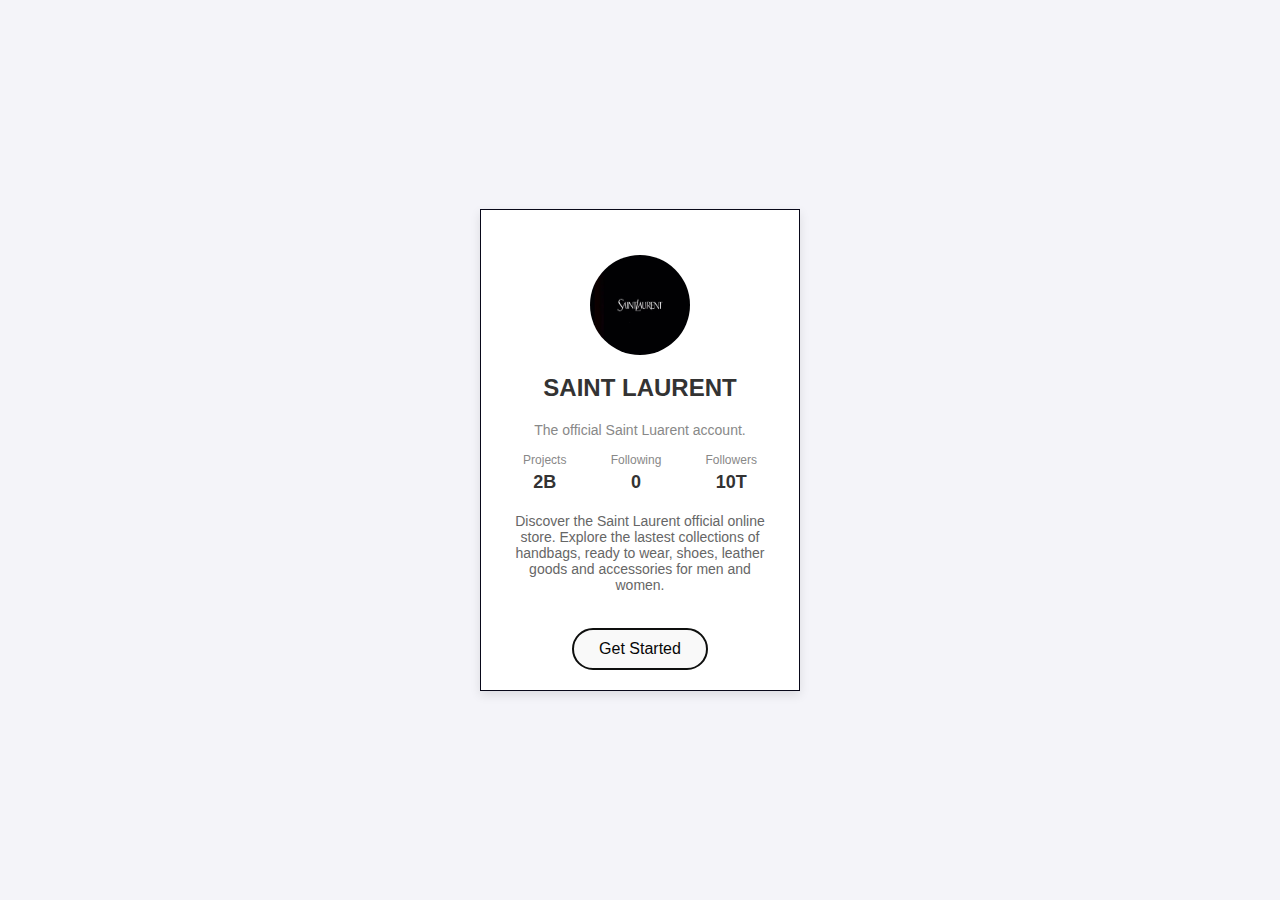
<file: exercise 4/index.html>
<!DOCTYPE html>
<html lang="en">
<head>
    <meta charset="UTF-8">
    <meta name="viewport" content="width=device-width, initial-scale=1.0">
    <title>Document</title>
    <link rel="stylesheet" href="style.css">
    <link rel="stylesheet" href="https://cdnjs.cloudflare.com/ajax/libs/font-awesome/6.6.0/css/all.min.css" integrity="sha512-Kc323vGBEqzTmouAECnVceyQqyqdsSiqLQISBL29aUW4U/M7pSPA/gEUZQqv1cwx4OnYxTxve5UMg5GT6L4JJg==" crossorigin="anonymous" referrerpolicy="no-referrer" />
</head>
<body>
    <div class="card">
        <div class="profile-image-container">
            <img src="profile1.jpg" alt="Profile Picture" class="profile-image">
            
        </div>
        <h2 class="profile-name">SAINT LAURENT</h2>
        <p class="profile-title"> The official Saint Luarent account.</p>
        <div class="profile-stats">
            <div>
              <p>Projects</p>
              <h3>2B</h3>
            </div>
            <div>
              <p>Following</p>
              <h3>0</h3>
            </div>
            <div>
              <p>Followers</p>
              <h3>10T</h3>
            </div>
          </div>
        <p class="Bio"> Discover the Saint Laurent official online store. Explore the lastest collections of handbags, ready to wear, shoes, leather goods and accessories for men and women. </p>
        <div class="social-media-icons">
            <i class="fa-brands fa-x-twitter"></i>
            <i class="fa-brands fa-youtube"></i>
            <i class="fa-brands fa-instagram"></i>
            <i class="fa-brands fa-facebook"></i>
        </div>
        <button class="profile-button">Get Started</button>
    </div>
</body>
</html>
</file>
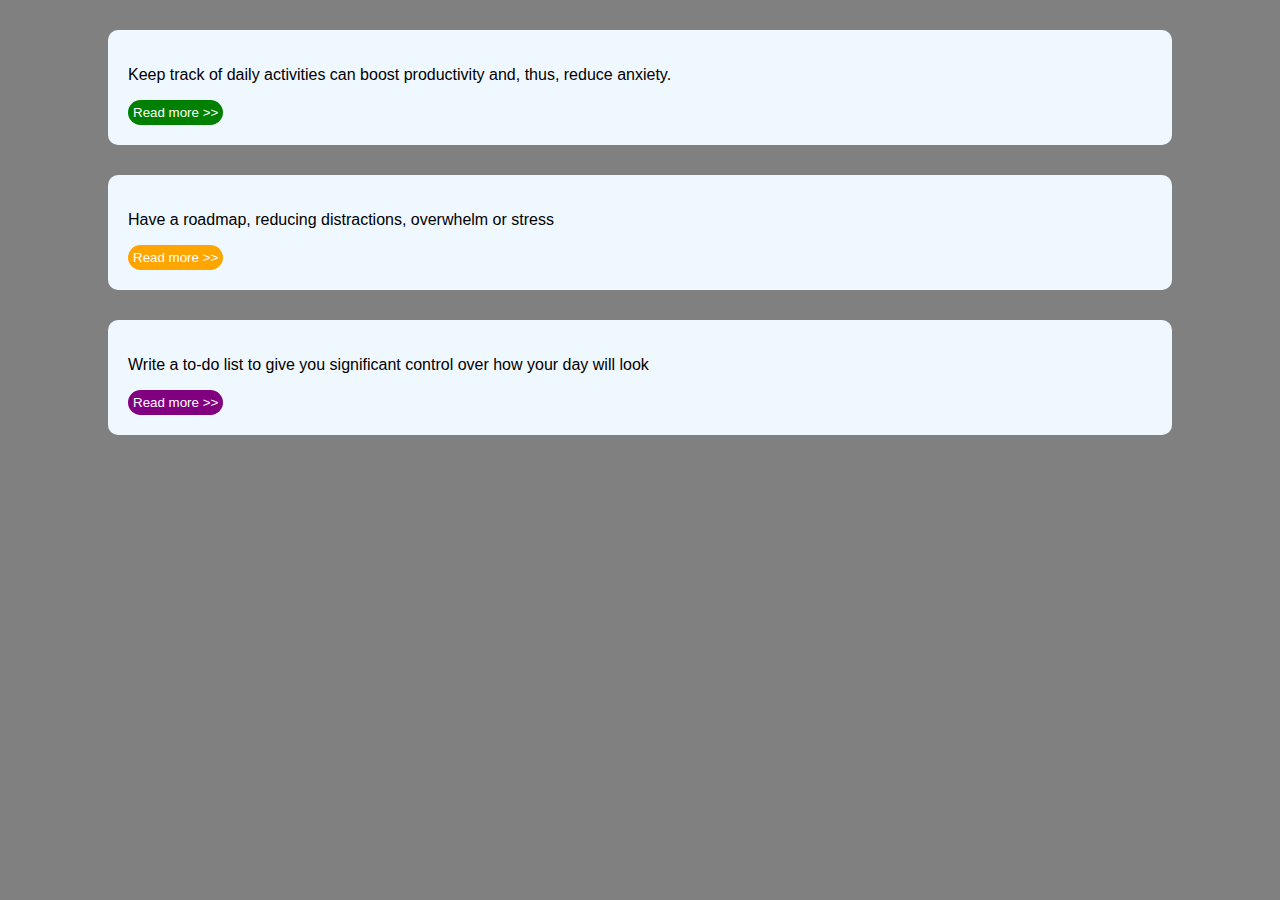
<file: exercise1/index.html>
<!DOCTYPE html>
<html lang="en">
<head>
    <meta charset="UTF-8">
    <meta http-equiv="X-UA-Compatible" content="IE=edge">
    <meta name="viewport" content="width=device-width, initial-scale=1.0">
    <link rel="stylesheet" href="style.css">
</head>
<body>

  <div class="container">
      <p>Keep track of daily activities can boost productivity and, thus, reduce anxiety.</p>
      <button class="btn btn-green">Read more >></button>
  </div>
  <div class="container" >
      <p>Have a roadmap, reducing distractions, overwhelm or stress</p>
      <button class="btn btn-orange">Read more >></button>
  </div>
  <div class="container">
      <p>Write a to-do list to give you significant control over how your day will look</p>
      <button class="btn btn-purple">Read more >></button>
  </div>
</body>
</html>
</file>
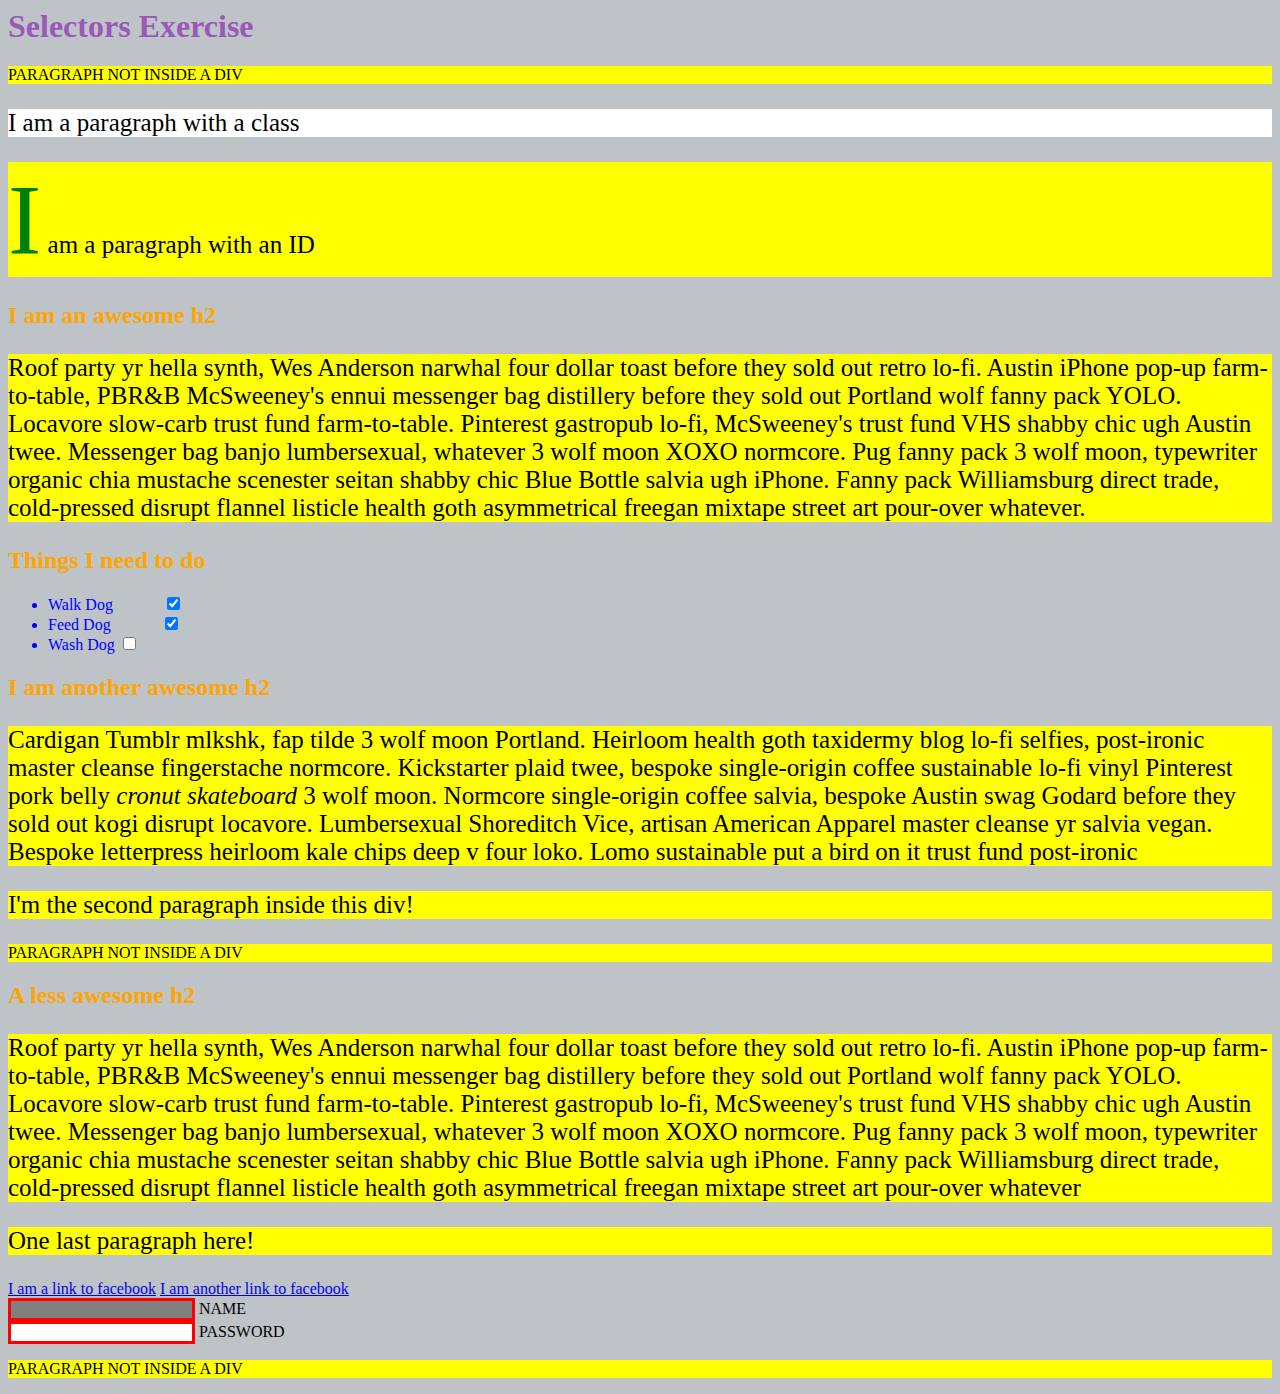
<file: exercise2/index.html>
<html>
  <head>
    <meta charset="UTF-8" />
    <title>Selectors Exercise</title>
    <link rel="stylesheet" type="text/css" href="selectors.css" />
  </head>
  <body>
    <h1>Selectors Exercise</h1>

    <p>PARAGRAPH NOT INSIDE A DIV</p>

    <div>
      <p class="hello">I am a paragraph with a class</p>
      <p id="special">I am a paragraph with an ID</p>

      <h2>I am an awesome h2</h2>

      <p>
        Roof party yr hella synth, Wes Anderson narwhal four dollar toast before
        they sold out retro lo-fi. Austin iPhone pop-up farm-to-table, PBR&B
        McSweeney's ennui messenger bag distillery before they sold out Portland
        wolf fanny pack YOLO. Locavore slow-carb trust fund farm-to-table.
        Pinterest gastropub lo-fi, McSweeney's trust fund VHS shabby chic ugh
        Austin twee. Messenger bag banjo lumbersexual, whatever 3 wolf moon XOXO
        normcore. Pug fanny pack 3 wolf moon, typewriter organic chia mustache
        scenester seitan shabby chic Blue Bottle salvia ugh iPhone. Fanny pack
        Williamsburg direct trade, cold-pressed disrupt flannel listicle health
        goth asymmetrical freegan mixtape street art pour-over whatever.
      </p>
    </div>

    <div>
      <h2>Things I need to do</h2>

      <ul>
        <li>Walk Dog <input type="checkbox" checked /></li>
        <li>Feed Dog <input type="checkbox" checked /></li>
        <li>Wash Dog <input type="checkbox" /></li>
      </ul>
    </div>

    <div>
      <h2>I am another awesome h2</h2>

      <p>
        Cardigan Tumblr mlkshk, fap tilde 3 wolf moon Portland. Heirloom health
        goth taxidermy blog lo-fi selfies, post-ironic master cleanse
        fingerstache normcore. Kickstarter plaid twee, bespoke single-origin
        coffee sustainable lo-fi vinyl Pinterest pork belly
        <em>cronut skateboard</em> 3 wolf moon. Normcore single-origin coffee
        salvia, bespoke Austin swag Godard before they sold out kogi disrupt
        locavore. Lumbersexual Shoreditch Vice, artisan American Apparel master
        cleanse yr salvia vegan. Bespoke letterpress heirloom kale chips deep v
        four loko. Lomo sustainable put a bird on it trust fund post-ironic
      </p>

      <p>I'm the second paragraph inside this div!</p>
    </div>

    <p>PARAGRAPH NOT INSIDE A DIV</p>

    <div>
      <h2>A less awesome h2</h2>

      <p>
        Roof party yr hella synth, Wes Anderson narwhal four dollar toast before
        they sold out retro lo-fi. Austin iPhone pop-up farm-to-table, PBR&B
        McSweeney's ennui messenger bag distillery before they sold out Portland
        wolf fanny pack YOLO. Locavore slow-carb trust fund farm-to-table.
        Pinterest gastropub lo-fi, McSweeney's trust fund VHS shabby chic ugh
        Austin twee. Messenger bag banjo lumbersexual, whatever 3 wolf moon XOXO
        normcore. Pug fanny pack 3 wolf moon, typewriter organic chia mustache
        scenester seitan shabby chic Blue Bottle salvia ugh iPhone. Fanny pack
        Williamsburg direct trade, cold-pressed disrupt flannel listicle health
        goth asymmetrical freegan mixtape street art pour-over whatever
      </p>

      <p>One last paragraph here!</p>

      <a href="https://www.facebook.com">I am a link to facebook</a>
      <a href="https://www.facebook.com">I am another link to facebook</a>
      <br />

      <input type="text" name="name" /><label> Name</label><br />
      <input type="password" name="password" /><label> Password</label><br />
    </div>

    <p>PARAGRAPH NOT INSIDE A DIV</p>
  </body>
</html>
</file>
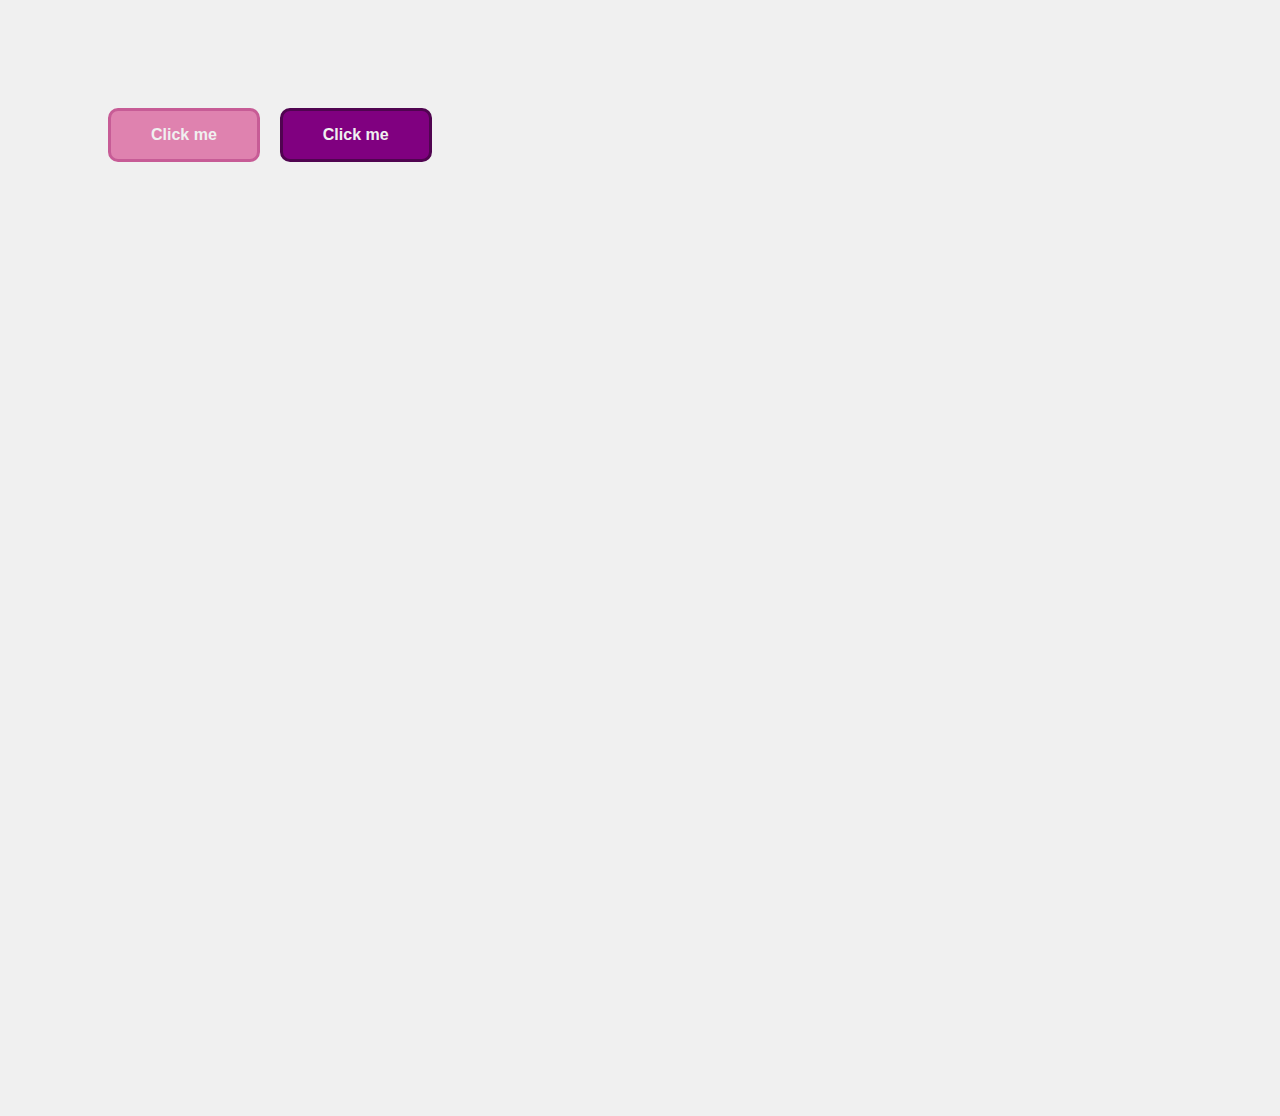
<file: exercise3/index.html>
<!DOCTYPE html>
<html lang="en">
  <head>
    <meta charset="UTF-8" />
    <link rel="stylesheet" type="text/css" href="style.css" />
  </head>
  <body>
    <div class="button-container">
    <button class="btn btn-pink">Click me</button>
    <button class="btn btn-purple">Click me</button>
    </div>
  </body>
</html>
</file>
<file: exercise 4/style.css>
* {
    margin: 0;
    padding: 0;
    box-sizing: border-box;
  }
  body {
    display: flex;
    justify-content: center;
    align-items: center;
    height: 100vh;
    background-color: #f4f4f9;
    font-family: Arial, sans-serif;
  }
.card{
    border: 1px solid rgb(8, 8, 25);
    width: 320px;
    padding: 20px;
    background-color: white;
    box-shadow: 0px 4px 10px rgba(0, 0, 0, 0.1);
    text-align: center;
}
.profile-image-container {
    position: relative;
    width: 100px;
    margin: 0 auto 10px;
  }
.profile-image{
    width: 100px;
    height: 100px;
    border-radius: 50%;
    margin-top: 25px;
  }
.profile-name {
    font-size: 24px;
    color: #333;
    margin: 15px 0px;
  }
  
.profile-title {
    font-size: 14px;
    color: #888;
    margin-top: 20px;
    margin-bottom: 15px;
  }
.profile-stats {
    display: flex;
    justify-content: space-around;
    margin-bottom: 20px;
  }
  
.profile-stats div {
    text-align: center;
  }
  
.profile-stats h3 {
    font-size: 18px;
    color: #333;
  }
  
.profile-stats p {
    font-size: 12px;
    color: #888;
        margin-bottom: 5px;

  }
.Bio{
    font-size: 14px;
    color: #666;
    margin: 15px 0;
    padding: 0 10px;
}
.social-media-icons {
    display: flex;
    cursor: pointer;
    justify-content: center;
    gap: 10px;
    margin-bottom: 20px;
  }
.profile-button {
    background-color: rgb(249, 249, 249);
    border: 2px solid #0e0f0e;
    border-radius: 25px;
    padding: 10px 25px;
    font-size: 16px;
    color: #070707;
    cursor: pointer;
    transition: all 0.3s ease;
  }
  
  .profile-button:hover {
    background-color: #b0b1b0;
    color: rgb(0, 0, 0);
  }
</file>
<file: exercise1/style.css>
body {
    background: grey;
    font-family: sans-serif;
}

.container {
    background-color: aliceblue;
    padding : 20px;
    margin-top: 30px;
    margin-left: 100px;
    margin-right: 100px;
    border-radius: 10px;
}
.btn{
    border: none;
    padding: 5px;
    border-radius: 30px;
}
.btn-green{
    background-color: green;
    color: white;
}
.btn-orange{
    background-color: orange;
    color: white;
}
.btn-purple{
    background-color: purple;
    color: white;
}
</file>
<file: exercise2/selectors.css>
/* Style the HTML elements according to the following instructions. 
DO NOT ALTER THE EXISTING HTML TO DO THIS.  WRITE ONLY CSS!*/
 

/* MANDATORY CHALLENGES */

body { background-color: #bdc3c7;}

h1 {color: #9b59b6}

h2 {color: orange;}

li {color: blue;}

p { background-color: yellow;}

input { border: 3px solid red;
}

.hello {
    background-color: white;
}
 
#special {
    border: 2px solid rgb(red, green, blue);
}



/* BONUS CHALLENGES */
/*You may need to research some other selectors and properties*/

/* Make all the <p>'s that are nested inside of divs 25px font(font-size: 25px)*/
div p {
    font-size: 25px;
}
/* Make only inputs with type 'text' have a gray background*/
input[type="text"] {
    background-color: gray;
}
/* Make all "checked" checkboxes have a left margin of 50px(margin-left: 50px)*/
input[type="checkbox"]:checked {
    margin-left: 50px;
}

/* Make the <label> elements all UPPERCASE without changing the HTML(definitely look this one up*/
label {
    text-transform: uppercase;
}
/* Make the first letter of the element with id 'special' green and 100px font size(font-size: 100)*/
#special::first-letter {
    color: green;
    font-size: 100px;
}
/* Make the <h1> element's color change to blue when hovered over */
h1:hover {
    color: blue;
}
</file>
<file: exercise3/style.css>
/* TODO */
body {
    font-family: Arial, Helvetica, sans-serif;
    padding: 100px ;
    height: 100vh;
    background-color: #f0f0f0;
}
.button-container {
    display: flex;
    gap: 20px;
}
.btn {
    padding: 15px 40px;
    font-size: 16px;
    font-weight: bold;
    border-radius: 10px;
    border: 3px solid transparent;
    cursor: pointer;
    transition: background-color 0.3s, border-color 0.3s;
}
.btn-pink {
    background-color: #df82af;
    border-color: #c75c96;
    color: #f0f0f0;
}
.btn-pink:hover {
    background-color: #c75c96;
    border-color: #df82af;
    color: #f0f0f0;
}
.btn-purple {
    background-color: purple;
    border-color: rgb(80, 4, 80);
    color: #f0f0f0;
}
.btn-purple:hover {
    background-color: #af4fa4;
    border-color: #5d0a56;
    color: #f0f0f0;
}
</file>
